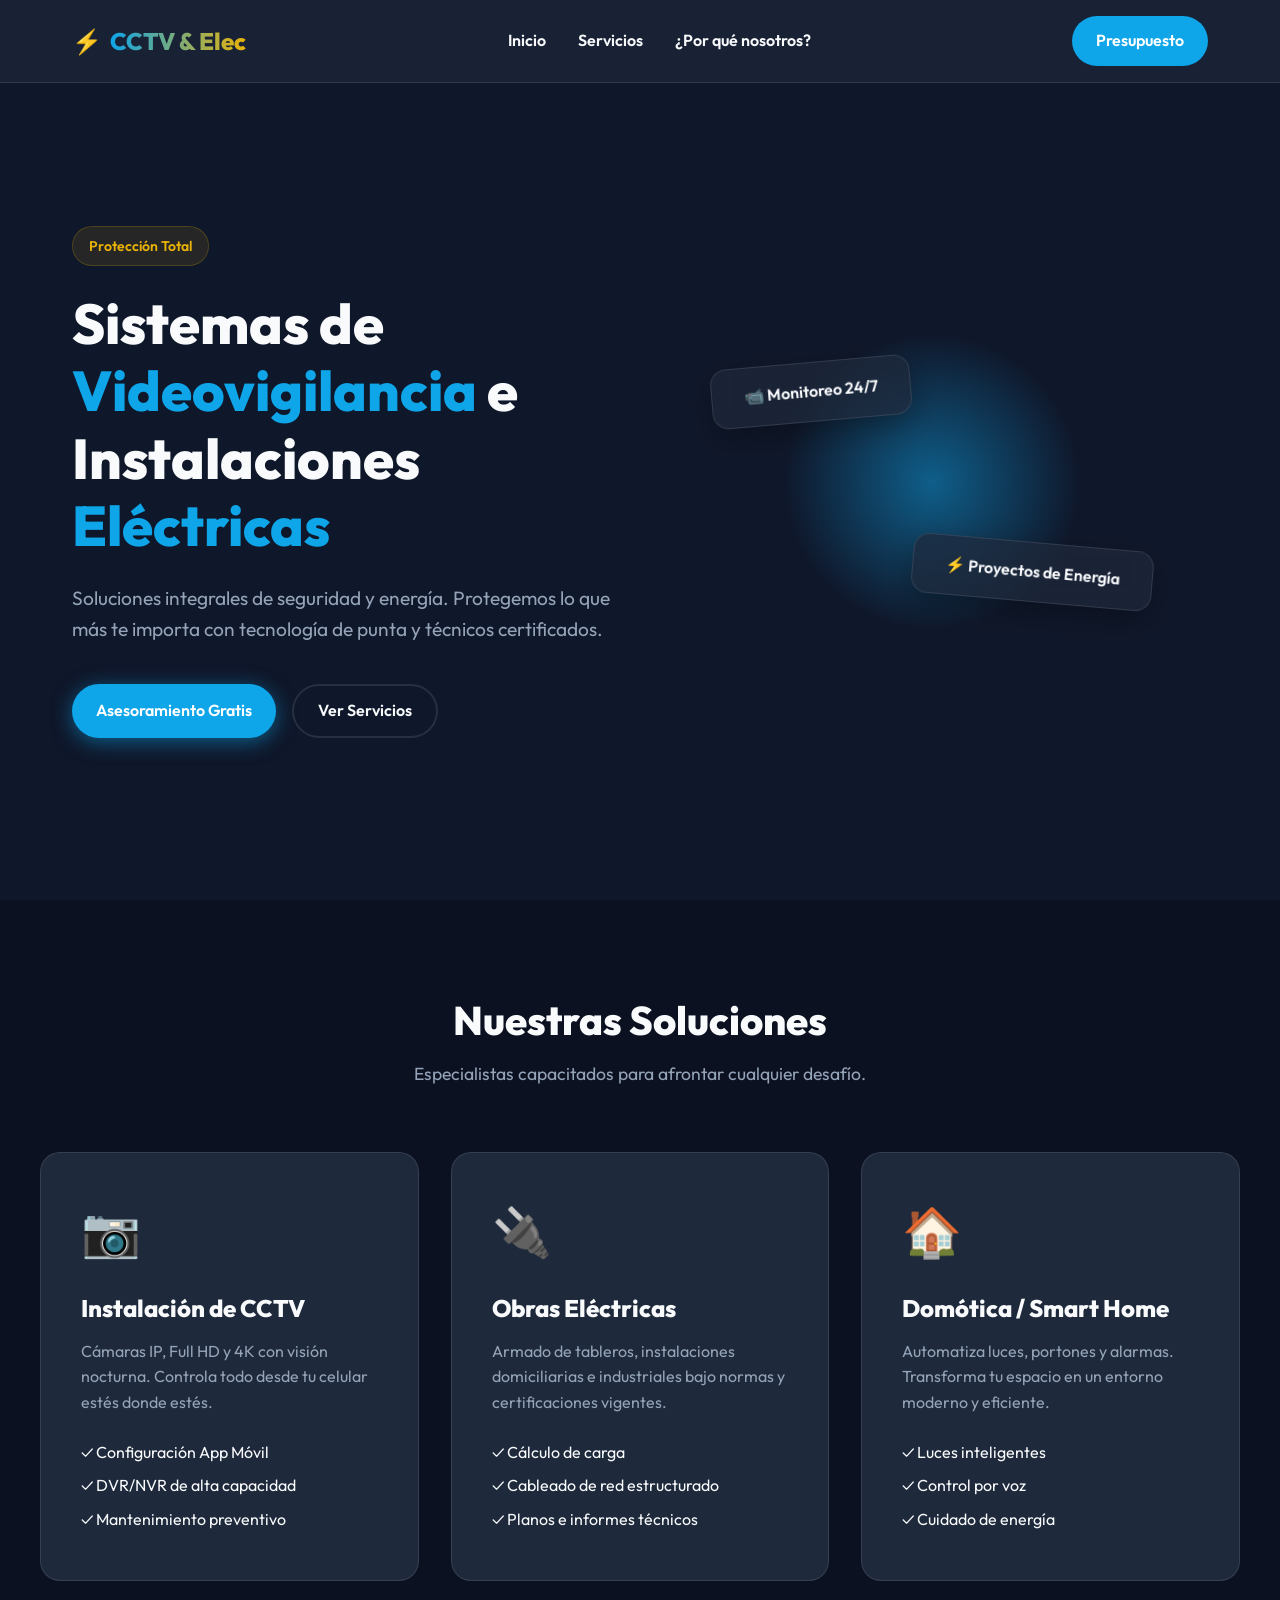
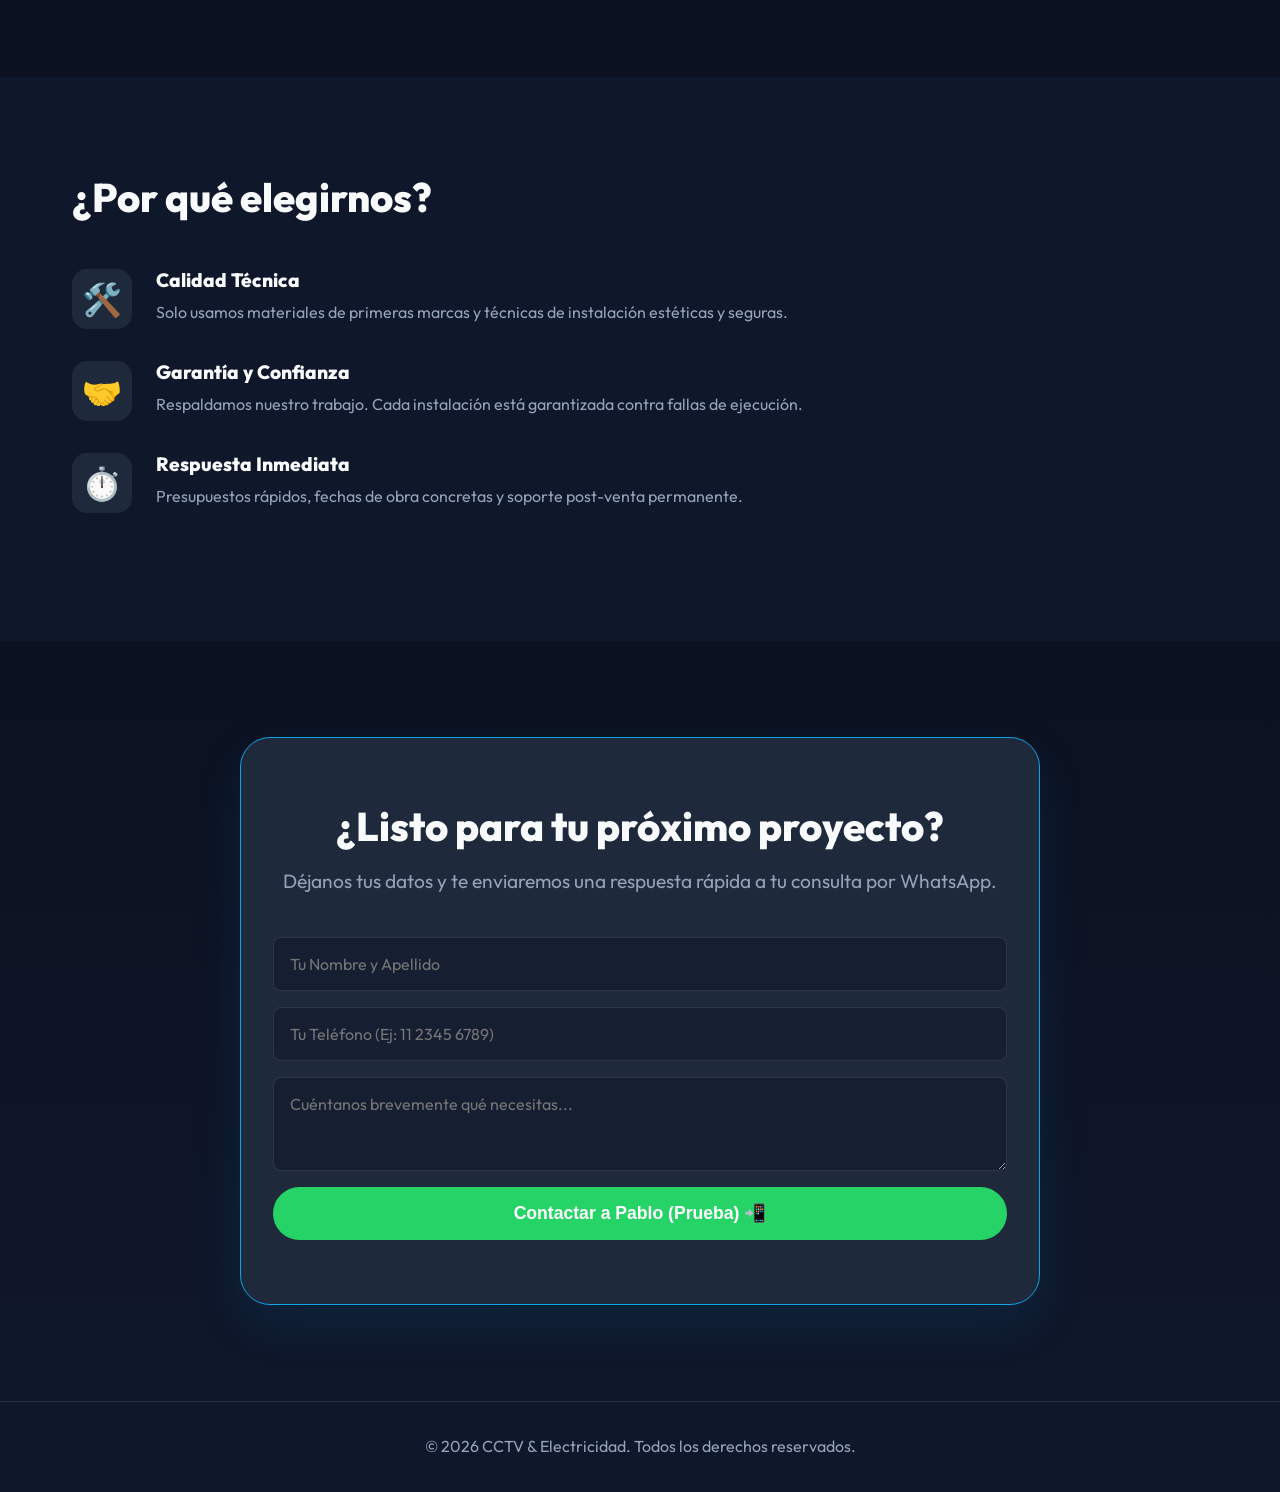
<file: index.html>
<!DOCTYPE html>
<html lang="es">
<head>
    <meta charset="UTF-8">
    <meta name="viewport" content="width=device-width, initial-scale=1.0">
    <meta name="description" content="Especialistas en Videovigilancia (CCTV) e Instalaciones Eléctricas de alta calidad. Seguridad y energía para tu hogar o empresa.">
    <title>Seguridad y Electricidad Inteligente</title>
    <link rel="preconnect" href="https://fonts.googleapis.com">
    <link rel="preconnect" href="https://fonts.gstatic.com" crossorigin>
    <link href="https://fonts.googleapis.com/css2?family=Outfit:wght@300;400;600;800&display=swap" rel="stylesheet">
    <link rel="stylesheet" href="css/styles.css">
</head>
<body class="dark-theme">
    <!-- Navbar -->
    <header class="navbar">
        <div class="nav-container">
            <div class="logo">
                <span class="logo-icon">⚡</span>
                <span class="logo-text">CCTV & Elec</span>
            </div>
            <nav>
                <ul class="nav-links">
                    <li><a href="#inicio">Inicio</a></li>
                    <li><a href="#servicios">Servicios</a></li>
                    <li><a href="#beneficios">¿Por qué nosotros?</a></li>
                </ul>
            </nav>
            <a href="#contacto" class="btn btn-primary">Presupuesto</a>
        </div>
    </header>

    <!-- Hero Section -->
    <section id="inicio" class="hero">
        <div class="hero-content">
            <div class="badge">Protección Total</div>
            <h1 class="hero-title">Sistemas de <span>Videovigilancia</span> e Instalaciones <span>Eléctricas</span></h1>
            <p class="hero-subtitle">Soluciones integrales de seguridad y energía. Protegemos lo que más te importa con tecnología de punta y técnicos certificados.</p>
            <div class="hero-actions">
                <a href="#contacto" class="btn btn-glow">Asesoramiento Gratis</a>
                <a href="#servicios" class="btn btn-outline">Ver Servicios</a>
            </div>
        </div>
        <div class="hero-graphics">
            <!-- Glassmorphism decorations -->
            <div class="glass-card decor-1">📹 Monitoreo 24/7</div>
            <div class="glass-card decor-2">⚡ Proyectos de Energía</div>
            <div class="glow-orb"></div>
        </div>
    </section>

    <!-- Services Section -->
    <section id="servicios" class="services">
        <div class="section-header">
            <h2>Nuestras Soluciones</h2>
            <p>Especialistas capacitados para afrontar cualquier desafío.</p>
        </div>
        
        <div class="services-grid">
            <!-- CCTV Service -->
            <div class="service-card">
                <div class="service-icon">📷</div>
                <h3>Instalación de CCTV</h3>
                <p>Cámaras IP, Full HD y 4K con visión nocturna. Controla todo desde tu celular estés donde estés.</p>
                <ul class="service-features">
                    <li>✓ Configuración App Móvil</li>
                    <li>✓ DVR/NVR de alta capacidad</li>
                    <li>✓ Mantenimiento preventivo</li>
                </ul>
            </div>

            <!-- Electricity Service -->
            <div class="service-card">
                <div class="service-icon">🔌</div>
                <h3>Obras Eléctricas</h3>
                <p>Armado de tableros, instalaciones domiciliarias e industriales bajo normas y certificaciones vigentes.</p>
                <ul class="service-features">
                    <li>✓ Cálculo de carga</li>
                    <li>✓ Cableado de red estructurado</li>
                    <li>✓ Planos e informes técnicos</li>
                </ul>
            </div>

            <!-- Smart Home -->
            <div class="service-card">
                <div class="service-icon">🏠</div>
                <h3>Domótica / Smart Home</h3>
                <p>Automatiza luces, portones y alarmas. Transforma tu espacio en un entorno moderno y eficiente.</p>
                <ul class="service-features">
                    <li>✓ Luces inteligentes</li>
                    <li>✓ Control por voz</li>
                    <li>✓ Cuidado de energía</li>
                </ul>
            </div>
        </div>
    </section>

    <!-- Why Us -->
    <section id="beneficios" class="benefits">
        <div class="benefits-container">
            <div class="benefits-text">
                <h2>¿Por qué elegirnos?</h2>
                <div class="benefit-item">
                    <div class="b-icon">🛠️</div>
                    <div>
                        <h4>Calidad Técnica</h4>
                        <p>Solo usamos materiales de primeras marcas y técnicas de instalación estéticas y seguras.</p>
                    </div>
                </div>
                <div class="benefit-item">
                    <div class="b-icon">🤝</div>
                    <div>
                        <h4>Garantía y Confianza</h4>
                        <p>Respaldamos nuestro trabajo. Cada instalación está garantizada contra fallas de ejecución.</p>
                    </div>
                </div>
                <div class="benefit-item">
                    <div class="b-icon">⏱️</div>
                    <div>
                        <h4>Respuesta Inmediata</h4>
                        <p>Presupuestos rápidos, fechas de obra concretas y soporte post-venta permanente.</p>
                    </div>
                </div>
            </div>
        </div>
    </section>

    <!-- Contact CTA -->
    <section id="contacto" class="contact">
        <div class="contact-box">
            <h2>¿Listo para tu próximo proyecto?</h2>
            <p>Déjanos tus datos y te enviaremos una respuesta rápida a tu consulta por WhatsApp.</p>
            <form id="wp-form" class="custom-form">
                <input type="text" id="user-name" placeholder="Tu Nombre y Apellido" required>
                <input type="tel" id="user-phone" placeholder="Tu Teléfono (Ej: 11 2345 6789)" required>
                <textarea id="user-query" placeholder="Cuéntanos brevemente qué necesitas..." rows="3" required></textarea>
                <button type="submit" class="btn btn-whatsapp wp-contact" data-phone="5491126139527" style="width: 100%; justify-content: center;">
                    Contactar a Pablo (Prueba) 📲
                </button>
            </form>
        </div>
    </section>

    <footer>
        <p>&copy; 2026 CCTV & Electricidad. Todos los derechos reservados.</p>
    </footer>

    <script src="js/main.js"></script>
</body>
</html>
</file>
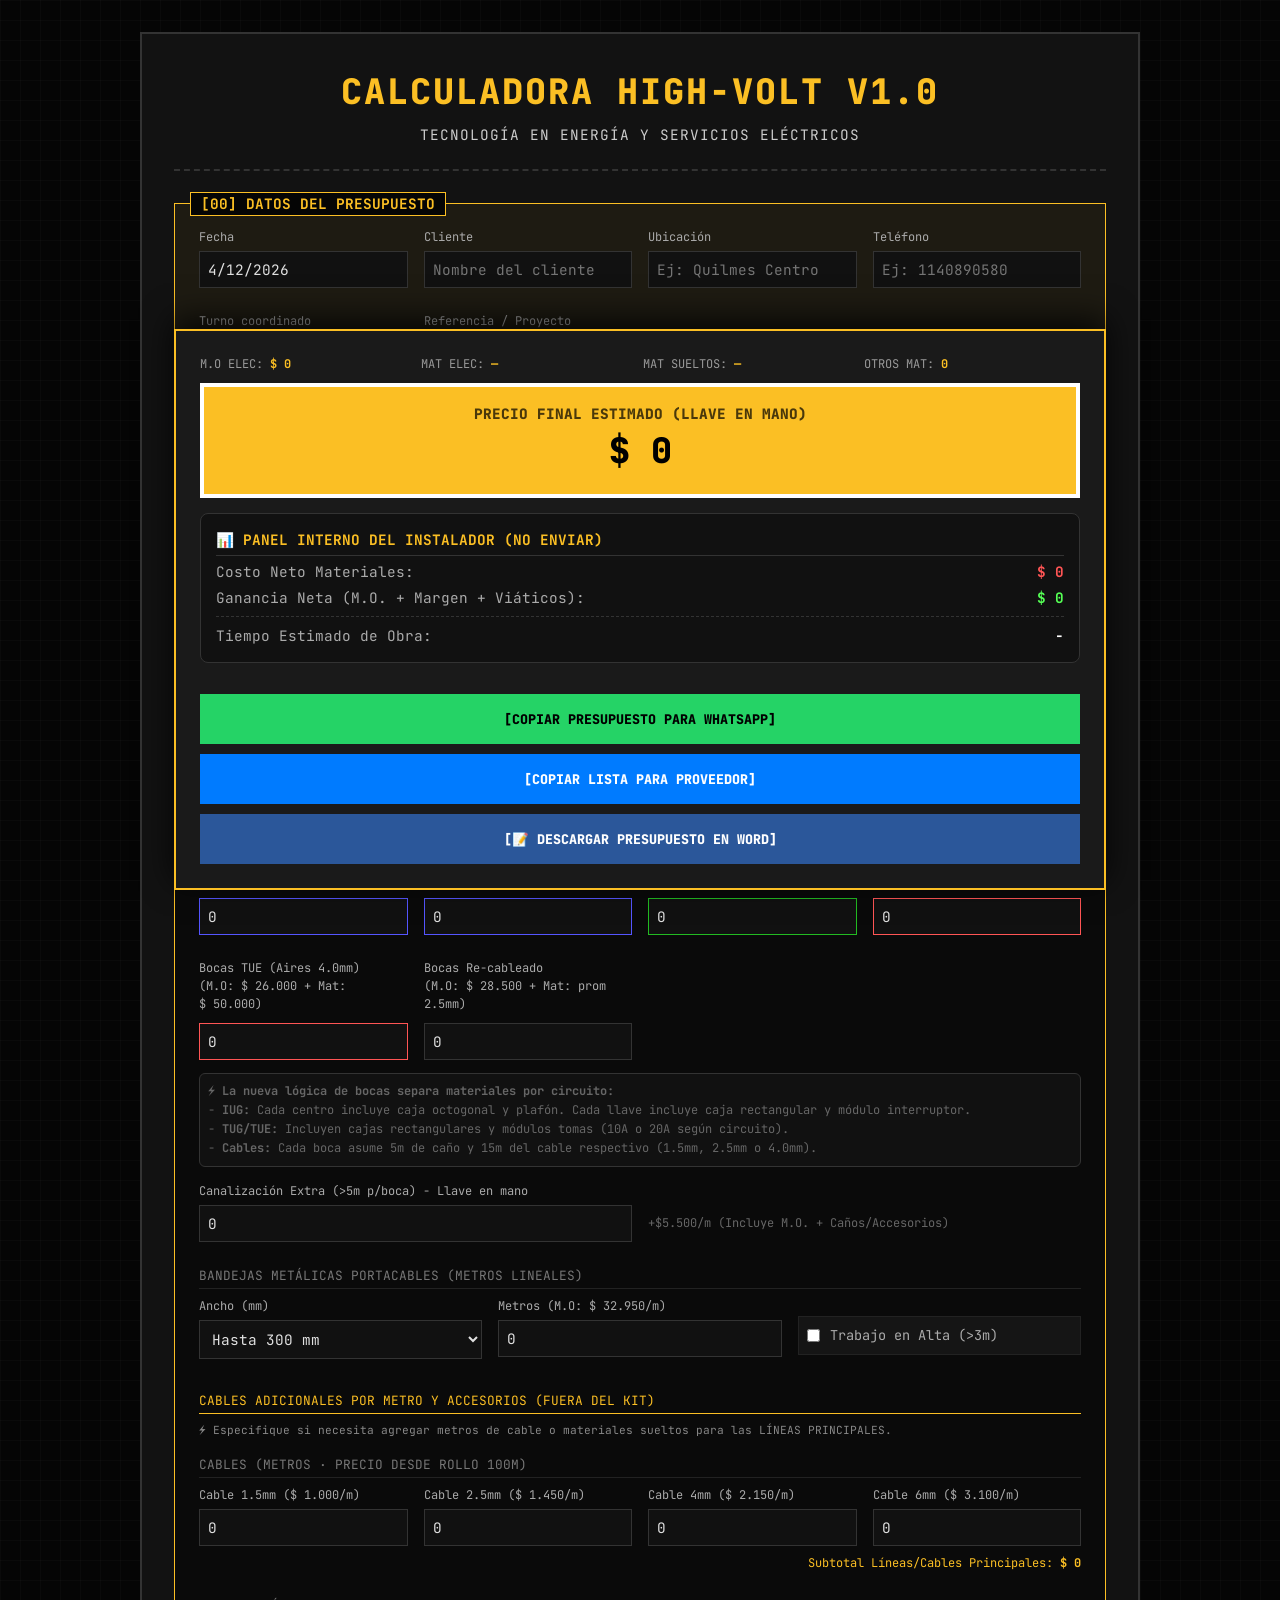
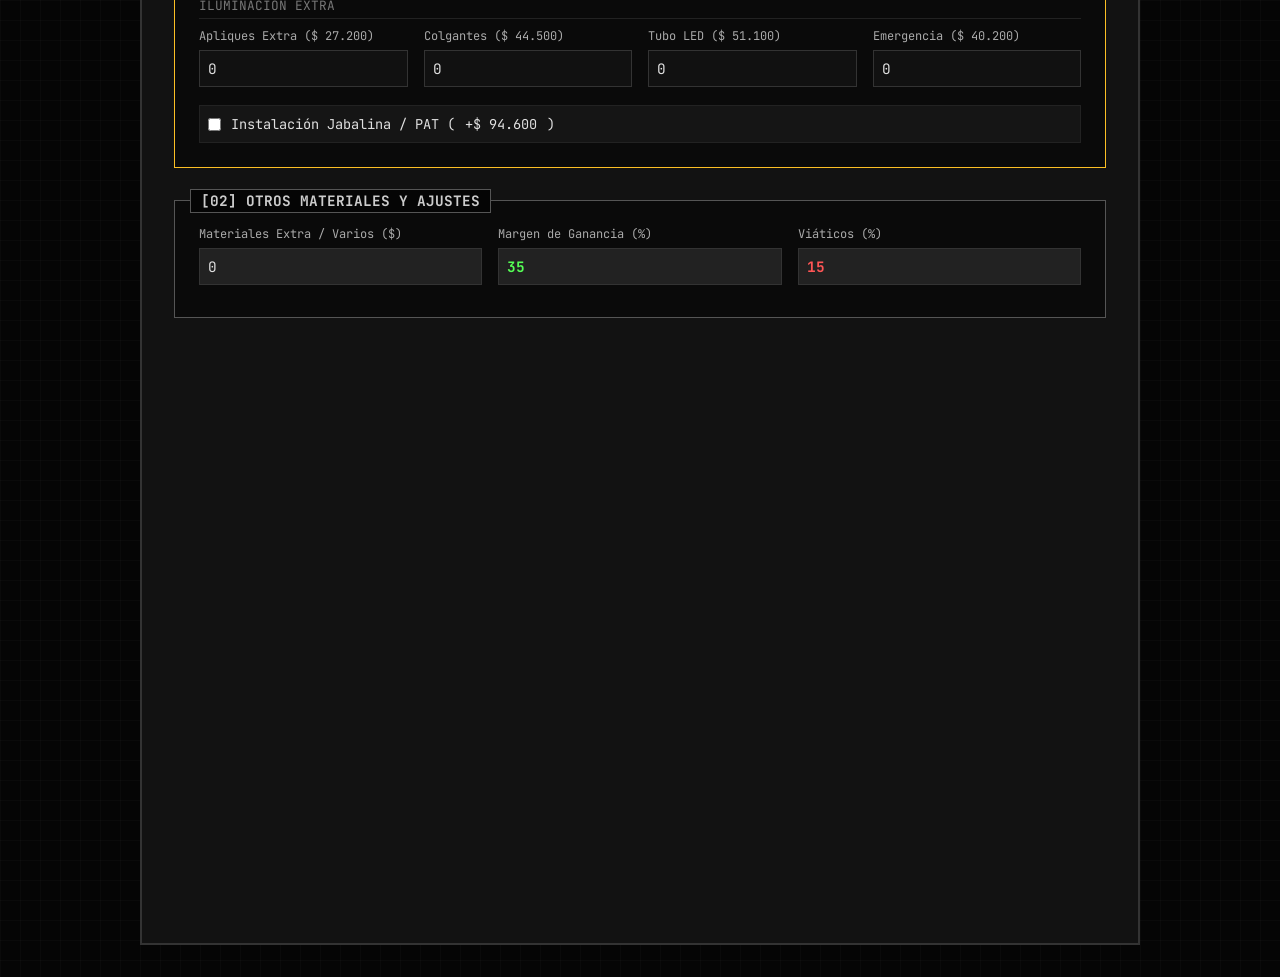
<file: calculadora_highvolt.html>
<!DOCTYPE html>
<html lang="es">

<head>
    <meta charset="UTF-8">
    <meta name="viewport" content="width=device-width, initial-scale=1.0">
    <meta name="robots" content="noindex, nofollow">
    <title>Calculadora Interna v1.0 - HIGH-VOLT</title>
    <link rel="preconnect" href="https://fonts.googleapis.com">
    <link rel="preconnect" href="https://fonts.gstatic.com" crossorigin>
    <link href="https://fonts.googleapis.com/css2?family=JetBrains+Mono:wght@400;700;800&display=swap" rel="stylesheet">
    <style>
        :root {
            --bg-color: #050505;
            --panel-bg: #121212;
            --border-color: #333;
            --text-color: #e0e0e0;
            --accent-color: #fbbf24; /* Industrial Safety Yellow / Orange */
            --accent-hover: #f59e0b;
            --sys-color: #fbbf24; 
        }

        * {
            box-sizing: border-box;
            margin: 0;
            padding: 0;
            font-family: 'JetBrains Mono', monospace;
        }

        body {
            background-color: var(--bg-color);
            color: var(--text-color);
            padding: 2rem 1rem;
            line-height: 1.5;
            background-image:
                linear-gradient(rgba(255, 255, 255, 0.02) 1px, transparent 1px),
                linear-gradient(90deg, rgba(255, 255, 255, 0.02) 1px, transparent 1px);
            background-size: 20px 20px;
        }

        .container {
            max-width: 1000px;
            margin: 0 auto;
            border: 2px solid var(--border-color);
            background: var(--panel-bg);
            padding: 2rem;
            position: relative;
        }

        header {
            border-bottom: 2px dashed var(--border-color);
            padding-bottom: 1.5rem;
            margin-bottom: 2rem;
            text-align: center;
        }

        h1 {
            color: var(--accent-color);
            text-transform: uppercase;
            font-size: 2.2rem;
            letter-spacing: 2px;
            font-weight: 800;
        }

        .tagline {
            color: #ccc;
            font-size: 0.9rem;
            text-transform: uppercase;
            letter-spacing: 1px;
            margin-top: 5px;
        }

        .module {
            border: 1px solid var(--border-color);
            margin-bottom: 2rem;
            background: #0a0a0a;
            position: relative;
            padding: 1.5rem;
        }

        .module-title {
            position: absolute;
            top: -12px;
            left: 15px;
            background: var(--bg-color);
            padding: 0 10px;
            color: var(--sys-color);
            font-weight: 700;
            font-size: 0.9rem;
            text-transform: uppercase;
            border: 1px solid var(--sys-color);
        }

        .section-title {
            font-size: 0.8rem;
            color: #777;
            text-transform: uppercase;
            margin: 1rem 0 0.5rem;
            border-bottom: 1px solid #222;
            padding-bottom: 3px;
        }

        .form-grid {
            display: grid;
            grid-template-columns: repeat(auto-fit, minmax(200px, 1fr));
            gap: 1rem;
        }

        .form-group {
            display: flex;
            flex-direction: column;
            margin-bottom: 0.5rem;
        }

        label {
            font-size: 0.75rem;
            color: #aaa;
            margin-bottom: 0.3rem;
        }

        input[type="number"],
        input[type="text"],
        select {
            background: #111;
            border: 1px solid var(--border-color);
            color: var(--text-color);
            padding: 0.5rem;
            font-size: 0.9rem;
            outline: none;
            width: 100%;
        }

        input:focus,
        select:focus {
            border-color: var(--accent-color);
        }

        .checkbox-item {
            display: flex;
            align-items: center;
            gap: 10px;
            background: #151515;
            padding: 8px;
            border: 1px solid #222;
            font-size: 0.85rem;
            cursor: pointer;
        }

        .checkbox-item:hover {
            border-color: #444;
        }

        .total-section {
            background: #1a1a1a;
            border: 2px solid var(--accent-color);
            padding: 1.5rem;
            position: sticky;
            bottom: 10px;
            box-shadow: 0 -10px 30px rgba(0, 0, 0, 0.8);
            z-index: 100;
        }

        .final-price-box {
            background: var(--accent-color);
            color: #000;
            padding: 1rem;
            text-align: center;
            font-size: 2.2rem;
            font-weight: 800;
            border: 4px solid #fff;
        }

        .btn-copy {
            background: #25D366;
            color: #000;
            border: none;
            padding: 1rem;
            width: 100%;
            font-weight: 800;
            text-transform: uppercase;
            cursor: pointer;
            margin-top: 1rem;
        }

        .btn-copy:hover {
            opacity: 0.9;
        }

        .summary-details {
            display: grid;
            grid-template-columns: repeat(auto-fit, minmax(150px, 1fr));
            gap: 5px;
            font-size: 0.75rem;
            margin-bottom: 10px;
            color: #999;
        }

        .summary-details span b {
            color: var(--sys-color);
        }

        @media (max-width: 800px) {
            body {
                padding: 0.5rem;
            }

            .container {
                padding: 1rem;
            }

            h1 {
                font-size: 1.4rem;
            }

            .module {
                padding: 1rem;
                margin-bottom: 1.5rem;
            }

            .total-section {
                padding: 0.8rem;
                position: static !important;
                border-width: 1px;
                box-shadow: none;
                margin-top: 2rem;
            }

            .final-price-box {
                padding: 0.5rem;
                font-size: 1.5rem;
                border-width: 2px;
            }

            .btn-copy {
                padding: 0.7rem;
                font-size: 0.8rem;
                margin-top: 0.5rem;
            }

            .summary-details {
                grid-template-columns: repeat(2, 1fr);
                font-size: 0.65rem;
                gap: 2px;
            }
        }
    </style>
</head>

<body>

    <div class="container">
        <header>
            <h1>CALCULADORA HIGH-VOLT v1.0</h1>
            <div class="tagline">TECNOLOGÍA EN ENERGÍA Y SERVICIOS ELÉCTRICOS</div>
        </header>

        <!-- DATOS DEL PRESUPUESTO -->
        <div class="module" style="border-color: var(--sys-color); background: rgba(251, 191, 36, 0.05);">
            <div class="module-title" style="color: var(--sys-color); border-color: var(--sys-color);">[00] DATOS DEL PRESUPUESTO</div>
            <div class="form-grid">
                <div class="form-group">
                    <label>Fecha</label>
                    <input type="text" id="presp_fecha" placeholder="Ej: 27/04/2026">
                </div>
                <div class="form-group">
                    <label>Cliente</label>
                    <input type="text" id="presp_cliente" placeholder="Nombre del cliente">
                </div>
                <div class="form-group">
                    <label>Ubicación</label>
                    <input type="text" id="presp_ubicacion" placeholder="Ej: Quilmes Centro">
                </div>
                <div class="form-group">
                    <label>Teléfono</label>
                    <input type="text" id="presp_tel" placeholder="Ej: 1140890580">
                </div>
                <div class="form-group">
                    <label>Turno coordinado</label>
                    <input type="text" id="presp_turno" placeholder="Ej: 14/10/2026 a las 10hs.">
                </div>
                <div class="form-group">
                    <label>Referencia / Proyecto</label>
                    <input type="text" id="presp_ref" placeholder="Ej: Instalación eléctrica general">
                </div>
            </div>
        </div>

        <!-- ELECTRICIDAD -->
        <div class="module" style="border-color: var(--accent-color);">
            <div class="module-title" style="color: var(--accent-color); border-color: var(--accent-color);">[01]
                ELECTRICIDAD (Electro Instalador)</div>

            <div class="section-title" style="color:var(--accent-color)">Configuración Base</div>
            <div class="form-grid" style="margin-bottom: 1.5rem;">
                <div class="form-group">
                    <label>Calidad de Materiales</label>
                    <select id="elec_calidad" onchange="calc()"
                        style="border-color: var(--accent-color); font-weight: bold; background: #111; color: var(--accent-color);">
                        <option value="1">Gama ALTA (Genrod / Prysmian / Schneider 6kA)</option>
                        <option value="0.85">Gama MEDIA (Roker / Trefilcon / Siemens 4.5kA)</option>
                        <option value="0.7">Gama BAJA (Conextube / IMSA / SICA 3kA - Bajo Norma)</option>
                    </select>
                </div>
                <div class="form-group" style="justify-content: center; align-items: start; padding-top: 5px;">
                    <label
                        style="display: flex; align-items: center; gap: 8px; font-weight: normal; cursor: pointer; color: #aaa;">
                        <input type="checkbox" id="elec_hierro" onchange="calc()" style="width:18px; height: 18px;">
                        Usar Cañería de Hierro <br>(Aplica Nivel Medio/Alto)
                    </label>
                </div>
            </div>

            <div class="section-title">Acometida y Tablero</div>
            <div class="form-grid">
                <div class="form-group">
                    <label>Acometida</label>
                    <select id="elec_aco" onchange="calc()">
                        <!-- Dinámico -->
                    </select>
                </div>
                <div class="form-group">
                    <label>Gabinete / Tablero</label>
                    <select id="elec_tablero" onchange="calc()">
                        <!-- Dinámico -->
                    </select>
                </div>
            </div>

            <div class="section-title">Protecciones y Bocas Detalladas (IUG, TUG, TUE)</div>
            <div class="form-grid">
                <div class="form-group">
                    <label>Cant. Térmicas (<span id="lbl_elec_term"></span> c/u)</label>
                    <input type="number" id="elec_term" value="0" min="0" oninput="calc()">
                </div>
                <div class="form-group">
                    <label>Cant. Disyuntores (<span id="lbl_elec_disy"></span> c/u)</label>
                    <input type="number" id="elec_disy" value="0" min="0" oninput="calc()">
                </div>
            </div>

            <!-- NUEVO SECTOR DE BOCAS -->
            <div class="form-grid" style="margin-top: 15px;">
                <div class="form-group">
                    <label>Centros de Techo (IUG 1.5mm) <br> (M.O: <span id="lbl_mo_centro"></span> + Mat: <span id="lbl_mat_centro"></span>)</label>
                    <input type="number" id="elec_centro_iug" value="0" min="0" oninput="calc()" style="margin-top:5px; border-color: #55f;">
                </div>
                <div class="form-group">
                    <label>Cajas de Llave (Pared IUG) <br> (M.O: <span id="lbl_mo_llave"></span> + Mat: <span id="lbl_mat_llave"></span>)</label>
                    <input type="number" id="elec_llave_iug" value="0" min="0" oninput="calc()" style="margin-top:5px; border-color: #55f;">
                </div>
                <div class="form-group">
                    <label>Bocas TUG (Tomas 2.5mm) <br> (M.O: <span id="lbl_mo_tug"></span> + Mat: <span id="lbl_mat_tug"></span>)</label>
                    <input type="number" id="elec_boca_tug" value="0" min="0" oninput="calc()" style="margin-top:5px; border-color: #2b2;">
                </div>
                <div class="form-group">
                    <label>Bocas TUE (Aires 2.5mm) <br> (M.O: <span id="lbl_mo_tue25"></span> + Mat: <span id="lbl_mat_tue25"></span>)</label>
                    <input type="number" id="elec_boca_tue25" value="0" min="0" oninput="calc()" style="margin-top:5px; border-color: #f55;">
                </div>
                <div class="form-group">
                    <label>Bocas TUE (Aires 4.0mm) <br> (M.O: <span id="lbl_mo_tue40"></span> + Mat: <span id="lbl_mat_tue40"></span>)</label>
                    <input type="number" id="elec_boca_tue40" value="0" min="0" oninput="calc()" style="margin-top:5px; border-color: #f55;">
                </div>
                <div class="form-group">
                    <label>Bocas Re-cableado <br> (M.O: <span id="lbl_elec_bocas_r"></span> + Mat: prom 2.5mm)</label>
                    <input type="number" id="elec_bocas_r" value="0" min="0" oninput="calc()" style="margin-top:5px;">
                </div>
            </div>

            <div
                style="font-size:0.75rem; color:#666; margin-top:5px; line-height:1.6; background:#111; padding:8px; border-radius:6px; border:1px solid #333;">
                ⚡ <b>La nueva lógica de bocas separa materiales por circuito:</b><br>
                - <b>IUG:</b> Cada centro incluye caja octogonal y plafón. Cada llave incluye caja rectangular y módulo interruptor.<br>
                - <b>TUG/TUE:</b> Incluyen cajas rectangulares y módulos tomas (10A o 20A según circuito).<br>
                - <b>Cables:</b> Cada boca asume 5m de caño y 15m del cable respectivo (1.5mm, 2.5mm o 4.0mm).
            </div>

            <!-- METROS EXTRA POR BOCA (>5m) -->
            <div class="form-grid" style="margin-top:15px;">
                <div class="form-group">
                    <label>Canalización Extra (>5m p/boca) - Llave en mano</label>
                    <input type="number" id="elec_mt_extra" value="0" min="0" oninput="calc()" placeholder="0">
                </div>
                <div class="form-group"
                    style="justify-content: center; padding-top: 22px; font-size: 0.75rem; color: #666;">
                    +$5.500/m (Incluye M.O. + Caños/Accesorios)
                </div>
            </div>

            <!-- BANDEJAS PORTACABLES -->
            <div class="section-title">Bandejas Metálicas Portacables (Metros Lineales)</div>
            <div class="form-grid">
                <div class="form-group">
                    <label>Ancho (mm)</label>
                    <select id="elec_bandeja_tipo" onchange="calc()"
                        style="background: #111; color: var(--text-color);">
                        <option value="300">Hasta 300 mm</option>
                        <option value="450">Ancho 450 mm</option>
                        <option value="600">Ancho 600 mm</option>
                    </select>
                </div>
                <div class="form-group">
                    <label>Metros (M.O: <span id="lbl_band_mo_dinamico"></span>/m)</label>
                    <input type="number" id="elec_bandeja_mt" value="0" min="0" oninput="calc()">
                </div>
                <div class="form-group" style="justify-content: center; padding-top:15px;">
                    <label class="checkbox-item" style="margin:0;">
                        <input type="checkbox" id="elec_bandeja_alt" onchange="calc()"> Trabajo en Alta (>3m)
                    </label>
                </div>
            </div>

            <div class="section-title" style="border-bottom-color:var(--accent-color); color:var(--accent-color); margin-top:1.5rem;">Cables
                Adicionales por Metro y Accesorios (Fuera del Kit)</div>
            <div style="font-size:0.7rem; color:#888; margin-bottom:1rem;">
                ⚡ Especifique si necesita agregar metros de cable o materiales sueltos para las LÍNEAS PRINCIPALES.
            </div>

            <div class="section-title">Cables (metros · precio desde rollo 100m)</div>
            <div class="form-grid">
                <div class="form-group">
                    <label>Cable 1.5mm (<span id="lbl_m_c15"></span>/m)</label>
                    <input type="number" id="m_c15" value="0" min="0" oninput="calc()">
                </div>
                <div class="form-group">
                    <label>Cable 2.5mm (<span id="lbl_m_c25"></span>/m)</label>
                    <input type="number" id="m_c25" value="0" min="0" oninput="calc()">
                </div>
                <div class="form-group">
                    <label>Cable 4mm (<span id="lbl_m_c40"></span>/m)</label>
                    <input type="number" id="m_c40" value="0" min="0" oninput="calc()">
                </div>
                <div class="form-group">
                    <label>Cable 6mm (<span id="lbl_m_c60"></span>/m)</label>
                    <input type="number" id="m_c60" value="0" min="0" oninput="calc()">
                </div>
            </div>

            <div style="margin-bottom:1.5rem; font-size:0.75rem; color:var(--sys-color); text-align:right;">
                Subtotal Líneas/Cables Principales: <b id="tot_mat_ind_inline">$0</b>
            </div>

            <div class="section-title">Iluminación Extra</div>
            <div class="form-grid">
                <div class="form-group"><label>Apliques Extra (<span id="lbl_elec_aplique"></span>)</label><input
                        type="number" id="elec_aplique" value="0" oninput="calc()"></div>
                <div class="form-group"><label>Colgantes (<span id="lbl_elec_colgante"></span>)</label><input
                        type="number" id="elec_colgante" value="0" oninput="calc()"></div>
                <div class="form-group"><label>Tubo LED (<span id="lbl_elec_tubo"></span>)</label><input type="number"
                        id="elec_tubo" value="0" oninput="calc()"></div>
                <div class="form-group"><label>Emergencia (<span id="lbl_elec_emerg"></span>)</label><input
                        type="number" id="elec_emerg" value="0" oninput="calc()"></div>
            </div>

            <div class="checkbox-item" style="margin-top: 10px;">
                <input type="checkbox" id="elec_jabalina" onchange="calc()"> Instalación Jabalina / PAT (<span
                    id="lbl_elec_jaba"></span>)
            </div>
        </div>

        <!-- MATERIALES Y OTROS -->
        <div class="module" style="border-color: #555;">
            <div class="module-title" style="color: #ccc; border-color: #555;">[02] OTROS MATERIALES Y AJUSTES</div>
            <div class="form-grid">
                <div class="form-group">
                    <label>Materiales Extra / Varios ($)</label>
                    <input type="number" id="mat_extra" value="0" oninput="calc()" style="background: #222;">
                </div>
                <div class="form-group">
                    <label>Margen de Ganancia (%)</label>
                    <input type="number" id="global_margen" value="35" oninput="calc()" style="background: #222; color: #55ff55; font-weight: bold;">
                </div>
                <div class="form-group">
                    <label>Viáticos (%)</label>
                    <input type="number" id="global_viaticos" value="15" oninput="calc()" style="background: #222; color: #ff5555; font-weight: bold;">
                </div>
            </div>
        </div>

        <!-- TOTAL -->
        <div class="total-section">
            <div class="summary-details">
                <span>M.O ELEC: <b id="tot_elec">0</b></span>
                <span>MAT ELEC: <b id="tot_elec_mat">—</b></span>
                <span>MAT SUELTOS: <b id="tot_mat_ind">—</b></span>
                <span>OTROS MAT: <b id="tot_mat_extra">0</b></span>
            </div>
            <div class="final-price-box">
                <span style="font-size: 0.9rem; display: block; opacity: 0.7;">PRECIO FINAL ESTIMADO (LLAVE EN
                    MANO)</span>
                <span id="res_final">$ 0</span>
            </div>

            <!-- PANEL PRIVADO DE RENTABILIDAD -->
            <div id="private_dashboard"
                style="background: #111; border: 1px solid #333; margin: 15px 0; padding: 15px; border-radius: 8px; text-align: left; font-size: 0.9rem;">
                <div
                    style="color: var(--accent-color); font-weight: bold; margin-bottom: 5px; border-bottom: 1px solid #333; padding-bottom: 5px;">
                    📊 PANEL INTERNO DEL INSTALADOR (NO ENVIAR)</div>
                <div style="display: flex; justify-content: space-between; margin-bottom: 4px;">
                    <span style="color: #aaa;">Costo Neto Materiales:</span>
                    <strong id="dash_mat_cost" style="color: #ff5555;">$0</strong>
                </div>
                <div style="display: flex; justify-content: space-between; margin-bottom: 4px;">
                    <span style="color: #aaa;">Ganancia Neta (M.O. + Margen + Viáticos):</span>
                    <strong id="dash_profit" style="color: #55ff55;">$0</strong>
                </div>
                <div
                    style="display: flex; justify-content: space-between; margin-top: 8px; padding-top: 8px; border-top: 1px dashed #333;">
                    <span style="color: #aaa;">Tiempo Estimado de Obra:</span>
                    <strong id="dash_days" style="color: #fff;">0 Días</strong>
                </div>
            </div>

            <button class="btn-copy" onclick="copy()">[COPIAR PRESUPUESTO PARA WHATSAPP]</button>
            <button class="btn-copy" onclick="copyProveedor()" style="background: #007bff; color: white; margin-top: 10px;">[COPIAR
                LISTA PARA PROVEEDOR]</button>
            <button class="btn-copy" onclick="generarWord()" style="background: #2b579a; margin-top: 10px; color: white;">[📝 DESCARGAR PRESUPUESTO EN WORD]</button>
        </div>
    </div>

    <script>
        const PRECIOS_CONFIG = {
            elec: {
                acometida: [
                    { label: "Ninguna", p: 0 },
                    { label: "Monofásica (< 10kW)", p: 85000 },
                    { label: "Trifásica (< 10kW)", p: 120000 },
                    { label: "Trifásica (11-35kW)", p: 160000 }
                ],
                tablero_mo: {
                    sup: 35000,
                    emp: 95000
                },
                tablero_mat_precios: {
                    high: { 4: 12500, 8: 19500, 12: 32500, 18: 45500, 24: 58500, 36: 82500 },
                    medium: { 4: 18500, 8: 28500, 12: 46500, 18: 68000, 24: 89500, 36: 128000 },
                    low: { 4: 10500, 8: 16500, 12: 28500, 18: 38500, 24: 52500, 36: 72500 }
                },
                termica_mono: 15000,
                disyuntor_mono: 18000,
                mat_termica: 35300,
                mat_disyuntor: 81500,
                boca_nueva: 26000,
                recableado: 28500,
                cano_mt: 10000,
                
                // NUEVOS VALORES BASE PARA MATERIALES POR TIPO DE BOCA
                mat_centro: 30000,
                mat_llave: 16000,
                mat_tug: 38000,
                mat_tue25: 40000,
                mat_tue40: 50000,

                aplique: 27200,
                colgante: 44500,
                tubo_led: 51100,
                emergencia: 40200,
                jabalina: 94600,
                bandejas_tarifas: {
                    '300': { mo_norm: 32950, mo_alt: 35800, mat: 20000 },
                    '450': { mo_norm: 35800, mo_alt: 39400, mat: 28000 },
                    '600': { mo_norm: 39800, mo_alt: 43300, mat: 35000 }
                }
            },
            global: {
                viaticos: 0.15,
                margen: 0.35
            },
            mat_electrico: {
                cable_15_m: 1000,
                cable_25_m: 1450,
                cable_40_m: 2150,
                cable_60_m: 3100,
                cano_20_m: 2325,
                cano_22_m: 2600,
                cano_25_m: 3000,
                curva_20: 276,
                curva_22: 300,
                curva_25: 350,
                union_20: 150,
                union_22: 180,
                union_25: 220,
                conect_20: 173,
                conect_22: 200,
                conect_25: 250,
                grampa_20: 223,
                grampa_22: 250,
                grampa_25: 290,
                caja_oct: 400,
                caja_rect: 600,
                tapa_ciega: 150,
                toma_10a: 3145,
                plafon: 2274,
                ficha_bp: 800
            }
        };

        function fmt(n) { return new Intl.NumberFormat('es-AR', { style: 'currency', currency: 'ARS', minimumFractionDigits: 0 }).format(n); }

        function init() {
            const now = new Date();
            document.getElementById('presp_fecha').value = now.toLocaleDateString('es-AR');

            const acoSelect = document.getElementById('elec_aco');
            PRECIOS_CONFIG.elec.acometida.forEach(item => {
                const opt = document.createElement('option');
                opt.value = item.p;
                opt.textContent = item.p > 0 ? `${item.label} - ${fmt(item.p)}` : item.label;
                acoSelect.appendChild(opt);
            });

            const tableroSelect = document.getElementById('elec_tablero');
            tableroSelect.innerHTML = `
                <option value="none">Sin Tablero/Gabinete</option>
                <option value="sup">Caja de Superficie (Automática)</option>
                <option value="emp">Empotrado Mampostería (Automática)</option>
            `;

            document.getElementById('lbl_mo_centro').innerText = fmt(PRECIOS_CONFIG.elec.boca_nueva);
            document.getElementById('lbl_mo_llave').innerText = fmt(PRECIOS_CONFIG.elec.boca_nueva);
            document.getElementById('lbl_mo_tug').innerText = fmt(PRECIOS_CONFIG.elec.boca_nueva);
            document.getElementById('lbl_mo_tue25').innerText = fmt(PRECIOS_CONFIG.elec.boca_nueva);
            document.getElementById('lbl_mo_tue40').innerText = fmt(PRECIOS_CONFIG.elec.boca_nueva);
            document.getElementById('lbl_elec_bocas_r').innerText = fmt(PRECIOS_CONFIG.elec.recableado);

            document.getElementById('lbl_elec_aplique').innerText = fmt(PRECIOS_CONFIG.elec.aplique);
            document.getElementById('lbl_elec_colgante').innerText = fmt(PRECIOS_CONFIG.elec.colgante);
            document.getElementById('lbl_elec_tubo').innerText = fmt(PRECIOS_CONFIG.elec.tubo_led);
            document.getElementById('lbl_elec_emerg').innerText = fmt(PRECIOS_CONFIG.elec.emergencia);
            document.getElementById('lbl_elec_jaba').innerText = `+${fmt(PRECIOS_CONFIG.elec.jabalina)}`;

            const ME = PRECIOS_CONFIG.mat_electrico;
            document.getElementById('lbl_m_c15').innerText = fmt(ME.cable_15_m);
            document.getElementById('lbl_m_c25').innerText = fmt(ME.cable_25_m);
            document.getElementById('lbl_m_c40').innerText = fmt(ME.cable_40_m);
            document.getElementById('lbl_m_c60').innerText = fmt(ME.cable_60_m);

            calc();
        }

        function calc() {
            const calidad = parseFloat(document.getElementById('elec_calidad').value) || 1;

            document.getElementById('lbl_mat_centro').innerText = fmt(PRECIOS_CONFIG.elec.mat_centro * calidad);
            document.getElementById('lbl_mat_llave').innerText = fmt(PRECIOS_CONFIG.elec.mat_llave * calidad);
            document.getElementById('lbl_mat_tug').innerText = fmt(PRECIOS_CONFIG.elec.mat_tug * calidad);
            document.getElementById('lbl_mat_tue25').innerText = fmt(PRECIOS_CONFIG.elec.mat_tue25 * calidad);
            document.getElementById('lbl_mat_tue40').innerText = fmt(PRECIOS_CONFIG.elec.mat_tue40 * calidad);

            let elec_mo = parseInt(document.getElementById('elec_aco').value) || 0;
            const tabTipo = document.getElementById('elec_tablero').value;
            const n_term = parseInt(document.getElementById('elec_term').value) || 0;
            const n_disy = parseInt(document.getElementById('elec_disy').value) || 0;
            const required_mods = (n_term + n_disy) * 2;

            let suggested_size = 0;
            if (required_mods > 0) {
                if (required_mods <= 4) suggested_size = 4;
                else if (required_mods <= 8) suggested_size = 8;
                else if (required_mods <= 12) suggested_size = 12;
                else if (required_mods <= 18) suggested_size = 18;
                else suggested_size = 24;
            }

            let tab_mo_val = 0;
            let tab_mat_val = 0;

            const sizeKey = suggested_size || 4;
            let brandKey = 'high';
            if (calidad === 0.85) brandKey = 'medium';
            else if (calidad < 0.8) brandKey = 'low';

            if (tabTipo === 'sup') {
                tab_mo_val = PRECIOS_CONFIG.elec.tablero_mo.sup;
                tab_mat_val = PRECIOS_CONFIG.elec.tablero_mat_precios[brandKey][sizeKey] || 0;
            } else if (tabTipo === 'emp') {
                tab_mo_val = PRECIOS_CONFIG.elec.tablero_mo.emp;
                tab_mat_val = (PRECIOS_CONFIG.elec.tablero_mat_precios[brandKey][sizeKey] || 0) * 1.3;
            }
            elec_mo += tab_mo_val;
            window.lastTabMatFinal = tab_mat_val;
            window.lastTabSize = suggested_size;
            window.lastTabTipo = tabTipo;

            elec_mo += n_term * PRECIOS_CONFIG.elec.termica_mono;
            elec_mo += (parseInt(document.getElementById('elec_disy').value) || 0) * PRECIOS_CONFIG.elec.disyuntor_mono;

            const c_centro = parseInt(document.getElementById('elec_centro_iug').value) || 0;
            const c_llave = parseInt(document.getElementById('elec_llave_iug').value) || 0;
            const c_tug = parseInt(document.getElementById('elec_boca_tug').value) || 0;
            const c_tue25 = parseInt(document.getElementById('elec_boca_tue25').value) || 0;
            const c_tue40 = parseInt(document.getElementById('elec_boca_tue40').value) || 0;
            const bocas_r = parseInt(document.getElementById('elec_bocas_r').value) || 0;

            const bocas_n = c_centro + c_llave + c_tug + c_tue25 + c_tue40;
            elec_mo += bocas_n * PRECIOS_CONFIG.elec.boca_nueva;
            elec_mo += bocas_r * PRECIOS_CONFIG.elec.recableado;

            const mt_extra_boca = parseInt(document.getElementById('elec_mt_extra').value) || 0;

            const p_term_total = PRECIOS_CONFIG.elec.termica_mono + (PRECIOS_CONFIG.elec.mat_termica * calidad);
            const p_disy_total = PRECIOS_CONFIG.elec.disyuntor_mono + (PRECIOS_CONFIG.elec.mat_disyuntor * calidad);
            document.getElementById('lbl_elec_term').innerText = fmt(p_term_total);
            document.getElementById('lbl_elec_disy').innerText = fmt(p_disy_total);

            const precio_mo_canaliz = 2500;
            const precio_mat_canaliz = 3000 * calidad;
            elec_mo += mt_extra_boca * precio_mo_canaliz;

            elec_mo += (parseInt(document.getElementById('elec_aplique').value) || 0) * PRECIOS_CONFIG.elec.aplique;
            elec_mo += (parseInt(document.getElementById('elec_colgante').value) || 0) * PRECIOS_CONFIG.elec.colgante;
            elec_mo += (parseInt(document.getElementById('elec_tubo').value) || 0) * PRECIOS_CONFIG.elec.tubo_led;
            elec_mo += (parseInt(document.getElementById('elec_emerg').value) || 0) * PRECIOS_CONFIG.elec.emergencia;

            const b_tipo = document.getElementById('elec_bandeja_tipo').value;
            const b_mt = parseInt(document.getElementById('elec_bandeja_mt').value) || 0;
            const b_alt = document.getElementById('elec_bandeja_alt').checked;
            const tarifas_b = PRECIOS_CONFIG.elec.bandejas_tarifas[b_tipo];
            const b_mo_unit = b_alt ? tarifas_b.mo_alt : tarifas_b.mo_norm;
            const b_mat_unit = tarifas_b.mat;
            document.getElementById('lbl_band_mo_dinamico').innerText = fmt(b_mo_unit);
            elec_mo += b_mt * b_mo_unit;

            if (document.getElementById('elec_jabalina').checked) elec_mo += PRECIOS_CONFIG.elec.jabalina;

            const totalBocas = bocas_n + bocas_r;
            let elec_mat = mt_extra_boca * precio_mat_canaliz;
            elec_mat += c_centro * PRECIOS_CONFIG.elec.mat_centro * calidad;
            elec_mat += c_llave * PRECIOS_CONFIG.elec.mat_llave * calidad;
            elec_mat += c_tug * PRECIOS_CONFIG.elec.mat_tug * calidad;
            elec_mat += c_tue25 * PRECIOS_CONFIG.elec.mat_tue25 * calidad;
            elec_mat += c_tue40 * PRECIOS_CONFIG.elec.mat_tue40 * calidad;
            elec_mat += bocas_r * PRECIOS_CONFIG.elec.mat_tug * calidad;

            elec_mat += (parseInt(document.getElementById('elec_term').value) || 0) * PRECIOS_CONFIG.elec.mat_termica * calidad;
            elec_mat += (parseInt(document.getElementById('elec_disy').value) || 0) * PRECIOS_CONFIG.elec.mat_disyuntor * calidad;
            elec_mat += window.lastTabMatFinal;
            elec_mat += b_mt * b_mat_unit * calidad;

            const ME2 = PRECIOS_CONFIG.mat_electrico;
            let mat_ind = 0;
            mat_ind += (parseInt(document.getElementById('m_c15').value) || 0) * ME2.cable_15_m;
            mat_ind += (parseInt(document.getElementById('m_c25').value) || 0) * ME2.cable_25_m;
            mat_ind += (parseInt(document.getElementById('m_c40').value) || 0) * ME2.cable_40_m;
            mat_ind += (parseInt(document.getElementById('m_c60').value) || 0) * ME2.cable_60_m;
            document.getElementById('tot_mat_ind_inline').innerText = fmt(mat_ind);

            let mat_extra = parseInt(document.getElementById('mat_extra').value) || 0;
            let total_mo = elec_mo;
            let total_mat = elec_mat + mat_ind + mat_extra;
            
            const final_viaticos_pct = (parseFloat(document.getElementById('global_viaticos').value) || 15) / 100;
            const final_margen_pct = (parseFloat(document.getElementById('global_margen').value) || 35) / 100;

            const base = total_mo + total_mat;
            const viaticos = base * final_viaticos_pct;
            const operativo = base + viaticos;
            const margen = operativo * final_margen_pct;
            const total = operativo + margen;
            const ganancia_neta = total_mo + viaticos + margen;

            const elec_days = totalBocas / 6;
            let total_days = Math.ceil(elec_days);
            if (total_days === 0 && base > 0) total_days = 1;

            document.getElementById('tot_elec').innerText = fmt(elec_mo);
            document.getElementById('tot_elec_mat').innerText = elec_mat > 0 ? fmt(elec_mat) : '—';
            document.getElementById('tot_mat_ind').innerText = mat_ind > 0 ? fmt(mat_ind) : '—';
            document.getElementById('tot_mat_extra').innerText = mat_extra > 0 ? fmt(mat_extra) : '0';
            document.getElementById('res_final').innerText = fmt(total);

            document.getElementById('dash_mat_cost').innerText = fmt(total_mat);
            document.getElementById('dash_profit').innerText = fmt(ganancia_neta);
            document.getElementById('dash_days').innerText = total_days > 0 ? `${total_days} Día${total_days > 1 ? 's' : ''}` : '-';

            window.lastTotal = total;
            const ratioMO = base > 0 ? (total_mo / base) : 0;
            const ratioMat = base > 0 ? (total_mat / base) : 0;
            window.lastTotalMOFinal = total_mo + (viaticos + margen) * ratioMO;
            window.lastTotalMatFinal = total_mat + (viaticos + margen) * ratioMat;

            // BREAKDOWN lists
            const moList = [];
            const matList = [];

            if (totalBocas > 0 || parseInt(document.getElementById('elec_aco').value) > 0) {
                moList.push(`${totalBocas} bocas/cajas de electricidad (Mano de obra certificada)`);
                if (parseInt(document.getElementById('elec_aco').value) > 0) moList.push("Instalación de Acometida/Tablero");
                
                let cablesSum = "";
                if (c_centro + c_llave > 0) cablesSum += `1.5mm `;
                if (c_tug + c_tue25 + bocas_r > 0) cablesSum += `2.5mm `;
                if (c_tue40 > 0) cablesSum += `4.0mm `;
                
                if (totalBocas > 0) matList.push(`${totalBocas * 15}m de cable normalizado (${cablesSum.trim()})`);
                if (totalBocas > 0) matList.push(`${totalBocas} cajas, caños y módulos completos según circuito`);
            }

            window.lastMoBreakdown = moList;
            window.lastMatBreakdown = matList;

            window.snapMatInd = {
                c15: parseInt(document.getElementById('m_c15').value) || 0,
                c25: parseInt(document.getElementById('m_c25').value) || 0,
                c40: parseInt(document.getElementById('m_c40').value) || 0,
                c60: parseInt(document.getElementById('m_c60').value) || 0
            };
        }

        function copy() {
            const fecha = document.getElementById('presp_fecha').value;
            const cliente = document.getElementById('presp_cliente').value || "Cliente";
            const ubicacion = document.getElementById('presp_ubicacion').value || "A definir";
            const referencia = document.getElementById('presp_ref').value || "Presupuesto de Servicios";
            const telefono = document.getElementById('presp_tel').value || "";
            const turno = document.getElementById('presp_turno').value || "A coordinar";

            let t = `Cliente: ${cliente}\n`;
            if (telefono) t += `Teléfono: ${telefono}\n`;
            t += `Domicilio: ${ubicacion}\n`;
            t += `Turno coordinado: ${turno}\n\n`;

            t += `Trabajo a realizar:\n`;
            if (window.lastMoBreakdown && window.lastMoBreakdown.length > 0) {
                window.lastMoBreakdown.forEach(item => {
                    t += `• ${item}\n`;
                });
            } else {
                t += `• Relevamiento y ejecución de servicios eléctricos especializados.\n`;
            }
            t += `\n`;

            t += `Materiales para la instalación:\n`;
            if (window.lastMatBreakdown && window.lastMatBreakdown.length > 0) {
                window.lastMatBreakdown.forEach(item => {
                    t += `• ${item}\n`;
                });
            } else {
                t += `• Materiales normalizados según normativas vigentes.\n`;
            }
            t += `\n`;

            t += `Resumen:\n`;
            t += `Total inversión en materiales: ${fmt(window.lastTotalMatFinal)}\n`;
            t += `Total honorarios mano de obra: ${fmt(window.lastTotalMOFinal)}\n`;
            t += `TOTAL A ABONAR: ${fmt(window.lastTotal)}\n\n`;

            t += `Garantía técnica de 6 meses en mano de obra.\n`;
            t += `Pago: 60% anticipo, 40% al finalizar.`;

            const waUrl = "https://api.whatsapp.com/send?text=" + encodeURIComponent(t);
            try {
                if (navigator.clipboard && window.isSecureContext) {
                    navigator.clipboard.writeText(t);
                } else {
                    let textArea = document.createElement("textarea");
                    textArea.value = t;
                    textArea.style.position = "fixed";
                    textArea.style.left = "-999999px";
                    document.body.appendChild(textArea);
                    textArea.focus();
                    textArea.select();
                    document.execCommand('copy');
                    textArea.remove();
                }
            } catch (e) {
                console.error("Error al copiar:", e);
            }
            window.open(waUrl, '_blank');
        }

        function copyProveedor() {
            let t = `*LISTADO DE MATERIALES (HIGH-VOLT)*\n`;
            t += `------------------------------------\n`;

            const calidad = parseFloat(document.getElementById('elec_calidad').value) || 1;
            let req_marcas = "Genrod / Prysmian / Schneider 6kA";
            let brandProt = "Schneider 6kA";
            if (calidad === 0.85) {
                req_marcas = "Roker / Trefilcon / Siemens 4.5kA";
                brandProt = "Siemens 4.5kA";
            } else if (calidad < 0.8) {
                req_marcas = "Conextube / IMSA / SICA 3kA (Bajo Norma)";
                brandProt = "SICA 3kA";
            }

            t += `_Por favor cotizar prioritariamente en las siguientes marcas:_\n`;
            t += `👉 *${req_marcas}*\n\n`;

            const list = [];

            const c_centro = parseInt(document.getElementById('elec_centro_iug').value) || 0;
            const c_llave = parseInt(document.getElementById('elec_llave_iug').value) || 0;
            const c_tug = parseInt(document.getElementById('elec_boca_tug').value) || 0;
            const c_tue25 = parseInt(document.getElementById('elec_boca_tue25').value) || 0;
            const c_tue40 = parseInt(document.getElementById('elec_boca_tue40').value) || 0;
            const bocas_r = parseInt(document.getElementById('elec_bocas_r').value) || 0;
            const total_bocas = c_centro + c_llave + c_tug + c_tue25 + c_tue40 + bocas_r;
            const usaHierro = document.getElementById('elec_hierro').checked;

            let canoname = "Caño PVC Semipesado";
            let cablename = "Cable Unipolar";
            if (usaHierro && calidad >= 0.85) canoname = "Caño Hierro Semipesado";
            else if (calidad === 1) { canoname = "Caño PVC Genrod"; cablename = "Cable Prysmian"; }
            else if (calidad === 0.85) { canoname = "Caño PVC Roker"; cablename = "Cable Trefilcon"; }
            else if (calidad < 0.8) { canoname = "Caño PVC Conextube"; cablename = "Cable IMSA"; }

            const boxname = (usaHierro && calidad >= 0.85) ? " DE HIERRO semipesado" : "";

            if (total_bocas > 0) {
                list.push(`-- MATERIAL BÁSICO DE BOCAS (SEGÚN AEA 771) --`);
                if (c_centro > 0) list.push(`${c_centro}u Cajas octogonales chicas (Techo/Plafón)${boxname}`);
                
                const total_rect = c_llave + c_tug + c_tue25 + c_tue40 + bocas_r;
                if (total_rect > 0) list.push(`${total_rect}u Cajas rectangulares 10x5 (Llaves/Tomas)${boxname}`);

                const mt_extra_boca = parseInt(document.getElementById('elec_mt_extra').value) || 0;
                const total_metros_cano = (total_bocas * 5) + mt_extra_boca;
                const cant_tiras = Math.ceil(total_metros_cano / 3);

                list.push(`${total_metros_cano}m ${canoname} 20mm (Aprox. ${cant_tiras} tiras de 3m)`);
                list.push(`${total_bocas * 2}u Conectores para caño 20mm`);
                list.push(`${total_bocas}u Curvas para caño 20mm`);
                list.push(`${cant_tiras}u Uniones para caño 20mm`);

                const m_15 = c_centro * 15;
                const m_25 = (c_tug + c_tue25 + bocas_r) * 15;
                const m_40 = c_tue40 * 15;

                if (m_15 > 0) list.push(`${m_15}m ${cablename} 1.5mm (Repartido en colores)`);
                if (m_25 > 0) list.push(`${m_25}m ${cablename} 2.5mm (Repartido en Fase/Neutro/Tierra)`);
                if (m_40 > 0) list.push(`${m_40}m ${cablename} 4.0mm (Repartido en Fase/Neutro/Tierra)`);

                if (c_tug > 0) list.push(`${c_tug}u Módulos Tomacorriente 10A (Armados completos sin tapones)`);
                if (c_tue25 + c_tue40 > 0) list.push(`${c_tue25 + c_tue40}u Módulos Tomacorriente 20A Especial (Armados)`);
                if (c_llave > 0) list.push(`${c_llave}u Módulos Interruptor de Luz (Armados completos sin tapones)`);
                if (c_centro > 0) list.push(`${c_centro}u Plafón/Aplique LED (Económico)`);
            }

            const acoSelect = document.getElementById('elec_aco');
            if (acoSelect.selectedIndex > 0) list.push(`1u Kit Pilar/Acometida: ${acoSelect.options[acoSelect.selectedIndex].text.split(' - ')[0]}`);

            let tabBrand = "Genrod Q-Energy";
            if (calidad === 0.85) tabBrand = "Roker Europea";
            else if (calidad < 0.8) tabBrand = "Conextube Luxury";

            if (window.lastTabSize > 0) {
                const tipoDesc = window.lastTabTipo === 'sup' ? 'Superficie' : 'Embutir';
                list.push(`1u Gabinete/Tablero ${tipoDesc} de ${window.lastTabSize} Módulos DIN (${tabBrand})`);
            }

            const terms = parseInt(document.getElementById('elec_term').value) || 0;
            const disys = parseInt(document.getElementById('elec_disy').value) || 0;

            if (terms > 0) list.push(`${terms}u Térmicas Bipolares (${brandProt})`);
            if (disys > 0) list.push(`${disys}u Disyuntores Diferenciales (${brandProt})`);

            if (parseInt(document.getElementById('elec_aplique').value)) list.push(`${parseInt(document.getElementById('elec_aplique').value)}u Aplique de Pared/Techo`);
            if (parseInt(document.getElementById('elec_colgante').value)) list.push(`${parseInt(document.getElementById('elec_colgante').value)}u Lámpara Colgante`);
            if (parseInt(document.getElementById('elec_tubo').value)) list.push(`${parseInt(document.getElementById('elec_tubo').value)}u Tubo LED`);
            if (parseInt(document.getElementById('elec_emerg').value)) list.push(`${parseInt(document.getElementById('elec_emerg').value)}u Luz de Emergencia`);
            if (document.getElementById('elec_jabalina').checked) list.push(`1u Jabalina + Caja de inspección + Tomacable`);

            const sm = window.snapMatInd || {};
            if (sm.c15 || sm.c25 || sm.c40 || sm.c60) list.push(`\n-- LÍNEAS ADICIONALES --`);
            if (sm.c15) list.push(`${sm.c15}m Cable unipolar 1.5mm extra`);
            if (sm.c25) list.push(`${sm.c25}m Cable unipolar 2.5mm extra`);
            if (sm.c40) list.push(`${sm.c40}m Cable unipolar 4mm extra`);
            if (sm.c60) list.push(`${sm.c60}m Cable unipolar 6mm extra`);

            const b_mt_prov = parseInt(document.getElementById('elec_bandeja_mt').value) || 0;
            const b_tipo_prov = document.getElementById('elec_bandeja_tipo').value;
            if (b_mt_prov > 0) {
                list.push(`\n-- BANDEJAS PORTACABLES --`);
                list.push(`${b_mt_prov}m Bandeja Portacables chapa galvanizada ${b_tipo_prov}mm + Accesorios (ménsulas, grapas, uniones y tornillería/bulonería completa)`);
            }

            if (list.length === 0) {
                alert("No hay materiales suficientes cargados para generar la lista.");
                return;
            }

            t += list.map(item => item.startsWith('-') ? item : ` • ${item}`).join('\n');
            t += `\n\n------------------------------------\nAtte: Instalador HIGH-VOLT.`;

            const waUrl = "https://api.whatsapp.com/send?text=" + encodeURIComponent(t);
            try {
                if (navigator.clipboard && window.isSecureContext) {
                    navigator.clipboard.writeText(t);
                } else {
                    let textArea = document.createElement("textarea");
                    textArea.value = t;
                    textArea.style.position = "fixed";
                    textArea.style.left = "-999999px";
                    document.body.appendChild(textArea);
                    textArea.focus();
                    textArea.select();
                    document.execCommand('copy');
                    textArea.remove();
                }
            } catch (e) {
                console.error("Error al copiar:", e);
            }
            window.open(waUrl, '_blank');
        }

        function prepararDocumento() {
            const cliente = document.getElementById('presp_cliente').value || "Cliente";
            const ubicacion = document.getElementById('presp_ubicacion').value || "A definir";
            const referencia = document.getElementById('presp_ref').value || "Presupuesto de Servicios";
            const telefono = document.getElementById('presp_tel').value || "";
            const turno = document.getElementById('presp_turno').value || "A coordinar";
            const fecha = document.getElementById('presp_fecha').value;

            document.getElementById('doc_cliente').innerText = cliente;
            document.getElementById('doc_tel').innerText = telefono;
            document.getElementById('doc_domicilio').innerText = ubicacion;
            document.getElementById('doc_turno').innerText = turno;
            document.getElementById('doc_fecha').innerText = fecha;
            document.getElementById('doc_ref').innerText = referencia;

            const ulTrabajos = document.getElementById('doc_trabajos');
            ulTrabajos.innerHTML = "";
            if (window.lastMoBreakdown && window.lastMoBreakdown.length > 0) {
                window.lastMoBreakdown.forEach(item => {
                    const li = document.createElement('li');
                    li.innerText = item;
                    li.style.marginBottom = "5px";
                    ulTrabajos.appendChild(li);
                });
            } else {
                const li = document.createElement('li');
                li.innerText = "Relevamiento y ejecución de servicios eléctricos especializados.";
                ulTrabajos.appendChild(li);
            }

            const ulMateriales = document.getElementById('doc_materiales');
            ulMateriales.innerHTML = "";
            if (window.lastMatBreakdown && window.lastMatBreakdown.length > 0) {
                window.lastMatBreakdown.forEach(item => {
                    const li = document.createElement('li');
                    li.innerText = item;
                    li.style.marginBottom = "5px";
                    ulMateriales.appendChild(li);
                });
            } else {
                const li = document.createElement('li');
                li.innerText = "Materiales normalizados según normativas vigentes.";
                ulMateriales.appendChild(li);
            }

            document.getElementById('doc_tot_mat').innerText = fmt(window.lastTotalMatFinal);
            document.getElementById('doc_tot_mo').innerText = fmt(window.lastTotalMOFinal);
            document.getElementById('doc_tot_final').innerText = fmt(window.lastTotal);
        }

        function generarWord() {
            prepararDocumento();
            const element = document.getElementById('doc_template_wrapper');
            const cliente = document.getElementById('presp_cliente').value || "Presupuesto";
            
            const header = "<html xmlns:o='urn:schemas-microsoft-com:office:office' "+
            "xmlns:w='urn:schemas-microsoft-com:office:word' "+
            "xmlns='http://www.w3.org/TR/REC-html40'>"+
            "<head><meta charset='utf-8'><title>Presupuesto</title></head><body>";
            
            const footer = "</body></html>";
            
            element.parentElement.style.display = 'block';
            const htmlContent = header + element.innerHTML + footer;
            element.parentElement.style.display = 'none';
            
            const blob = new Blob(['\ufeff', htmlContent], {
                type: 'application/msword'
            });
            
            const filename = `Presupuesto_HIGHVOLT_${cliente.replace(/\s+/g, '_')}.doc`;
            const downloadLink = document.createElement("a");
            document.body.appendChild(downloadLink);
            
            if (navigator.msSaveOrOpenBlob) {
                navigator.msSaveOrOpenBlob(blob, filename);
            } else {
                const url = URL.createObjectURL(blob);
                downloadLink.href = url;
                downloadLink.download = filename;
                downloadLink.click();
                setTimeout(() => URL.revokeObjectURL(url), 100);
            }
            
            document.body.removeChild(downloadLink);
        }

        window.onload = init;
    </script>

    <!-- PLANTILLA PARA PDF/WORD (OCULTA) -->
    <div id="doc_template_container" style="display: none; position: absolute; left: -9999px;">
        <div id="doc_template_wrapper" style="font-family: Arial, sans-serif; color: #000; background: #fff; padding: 40px; width: 800px; box-sizing: border-box; font-size: 14px; line-height: 1.6;">
            <!-- Header -->
            <div style="display: flex; justify-content: space-between; border-bottom: 2px solid #fbbf24; padding-bottom: 10px; margin-bottom: 20px;">
                <div style="flex: 1;">
                    <h2 style="color: #000; margin: 0; font-size: 24px; text-transform: uppercase;">Presupuesto Eléctrico</h2>
                    <h3 style="color: #555; margin: 5px 0 0 0; font-size: 16px;">HIGH-VOLT Servicio</h3>
                </div>
                <div style="text-align: right;">
                    <!-- Placeholder para logo HIGH-VOLT -->
                    <div style="width: 150px; height: 50px; background: #fbbf24; color: #000; display: flex; align-items: center; justify-content: center; font-weight: bold; font-size: 18px;">
                        HIGH-VOLT
                    </div>
                </div>
            </div>

            <div style="margin-bottom: 20px;">
                <div style="margin-bottom: 5px;"><b>Cliente:</b> <span id="doc_cliente"></span></div>
                <div style="margin-bottom: 5px;"><b>Teléfono:</b> <span id="doc_tel"></span></div>
                <div style="margin-bottom: 5px;"><b>Domicilio:</b> <span id="doc_domicilio"></span></div>
                <div style="margin-bottom: 5px;"><b>Turno:</b> <span id="doc_turno"></span></div>
                <div style="margin-bottom: 5px;"><b>Fecha:</b> <span id="doc_fecha"></span></div>
                <div style="margin-bottom: 5px;"><b>Referencia:</b> <span id="doc_ref"></span></div>
            </div>

            <h3 style="background: #eee; padding: 10px; margin-top: 20px;">1. Detalle de Trabajos y Mano de Obra</h3>
            <ul id="doc_trabajos" style="margin: 10px 0; padding-left: 20px;"></ul>

            <h3 style="background: #eee; padding: 10px; margin-top: 20px;">2. Materiales e Insumos Considerados</h3>
            <ul id="doc_materiales" style="margin: 10px 0; padding-left: 20px;"></ul>

            <h3 style="background: #eee; padding: 10px; margin-top: 20px;">3. Resumen Económico</h3>
            <table style="width: 100%; border-collapse: collapse; margin-top: 10px;">
                <tr>
                    <td style="padding: 8px; border-bottom: 1px solid #ddd;">Total Inversión en Materiales:</td>
                    <td style="padding: 8px; border-bottom: 1px solid #ddd; text-align: right; font-weight: bold;" id="doc_tot_mat"></td>
                </tr>
                <tr>
                    <td style="padding: 8px; border-bottom: 1px solid #ddd;">Total Honorarios Mano de Obra:</td>
                    <td style="padding: 8px; border-bottom: 1px solid #ddd; text-align: right; font-weight: bold;" id="doc_tot_mo"></td>
                </tr>
                <tr>
                    <td style="padding: 12px 8px; font-size: 18px; font-weight: bold; background: #fbbf24; color: #000;">TOTAL ESTIMADO (Llave en Mano):</td>
                    <td style="padding: 12px 8px; font-size: 18px; font-weight: bold; background: #fbbf24; color: #000; text-align: right;" id="doc_tot_final"></td>
                </tr>
            </table>

            <div style="margin-top: 30px; font-size: 12px; color: #666; border-top: 1px solid #ccc; padding-top: 10px;">
                <b>Condiciones:</b><br>
                - Los valores expresados pueden sufrir modificaciones si el cliente altera el proyecto original en obra.<br>
                - Garantía técnica de mano de obra por 6 meses.<br>
                - Forma de pago: 60% anticipo, 40% al finalizar la obra.<br>
                - Los materiales cotizados están sujetos a disponibilidad y variaciones del mercado.
            </div>
            
            <div style="margin-top: 40px; text-align: center;">
                <p>_____________________________________</p>
                <p><b>Firma Instalador - HIGH-VOLT</b></p>
            </div>
        </div>
    </div>
</body>
</html>
</file>
<file: css/styles.css>
/* Reset & Variables */
:root {
    --bg-dark: #0f172a;
    --bg-card: #1e293b;
    --primary: #0ea5e9;
    --primary-glow: rgba(14, 165, 233, 0.5);
    --secondary: #eab308;
    --text-main: #f8fafc;
    --text-muted: #94a3b8;
    --glass-bg: rgba(30, 41, 59, 0.7);
    --glass-border: rgba(255, 255, 255, 0.1);
}

* {
    margin: 0;
    padding: 0;
    box-sizing: border-box;
    scroll-behavior: smooth;
}

body.dark-theme {
    background-color: var(--bg-dark);
    color: var(--text-main);
    font-family: 'Outfit', sans-serif;
    line-height: 1.6;
    overflow-x: hidden;
}

/* Typography */
h1, h2, h3, h4 {
    font-weight: 800;
    line-height: 1.2;
}

a {
    text-decoration: none;
    color: inherit;
}

ul {
    list-style: none;
}

/* Navigation */
.navbar {
    position: fixed;
    top: 0;
    width: 100%;
    z-index: 1000;
    background: var(--glass-bg);
    backdrop-filter: blur(10px);
    border-bottom: 1px solid var(--glass-border);
    padding: 1rem 0;
    transition: all 0.3s ease;
}

.nav-container {
    max-width: 1200px;
    margin: 0 auto;
    display: flex;
    justify-content: space-between;
    align-items: center;
    padding: 0 2rem;
}

.logo {
    display: flex;
    align-items: center;
    gap: 0.5rem;
    font-size: 1.5rem;
    font-weight: 800;
}

.logo-text {
    background: linear-gradient(to right, var(--primary), var(--secondary));
    -webkit-background-clip: text;
    color: transparent;
}

.nav-links {
    display: flex;
    gap: 2rem;
}

.nav-links a {
    color: var(--text-main);
    font-weight: 600;
    transition: color 0.2s;
}

.nav-links a:hover {
    color: var(--primary);
}

/* Buttons */
.btn {
    display: inline-flex;
    align-items: center;
    justify-content: center;
    padding: 0.75rem 1.5rem;
    border-radius: 999px;
    font-weight: 600;
    transition: all 0.3s ease;
    cursor: pointer;
    border: none;
    gap: 0.5rem;
}

.btn-primary {
    background: var(--primary);
    color: white;
}

.btn-primary:hover {
    background: #0284c7;
    transform: translateY(-2px);
}

.btn-glow {
    background: var(--primary);
    color: white;
    box-shadow: 0 4px 20px var(--primary-glow);
}

.btn-glow:hover {
    transform: translateY(-2px);
    box-shadow: 0 8px 30px var(--primary-glow);
}

.btn-outline {
    border: 2px solid var(--glass-border);
    color: var(--text-main);
}

.btn-outline:hover {
    border-color: var(--primary);
    background: rgba(14, 165, 233, 0.1);
}

.btn-whatsapp {
    background: #25D366;
    color: white;
    font-size: 1.1rem;
    padding: 1rem 2rem;
}

.btn-whatsapp:hover {
    background: #128C7E;
    transform: translateY(-3px);
    box-shadow: 0 10px 25px rgba(37, 211, 102, 0.4);
}

/* Hero Section */
.hero {
    min-height: 100vh;
    display: flex;
    align-items: center;
    padding: 6rem 2rem 2rem 2rem;
    max-width: 1200px;
    margin: 0 auto;
    position: relative;
    gap: 2rem;
}

.hero-content {
    flex: 1;
}

.badge {
    display: inline-block;
    padding: 0.5rem 1rem;
    background: rgba(234, 179, 8, 0.1);
    color: var(--secondary);
    border: 1px solid rgba(234, 179, 8, 0.2);
    border-radius: 999px;
    font-size: 0.875rem;
    font-weight: 600;
    margin-bottom: 1.5rem;
}

.hero-title {
    font-size: 3.5rem;
    margin-bottom: 1.5rem;
}

.hero-title span {
    color: var(--primary);
}

.hero-subtitle {
    font-size: 1.2rem;
    color: var(--text-muted);
    margin-bottom: 2.5rem;
    max-width: 600px;
}

.hero-actions {
    display: flex;
    gap: 1rem;
}

.hero-graphics {
    flex: 1;
    position: relative;
    height: 400px;
    display: flex;
    justify-content: center;
    align-items: center;
}

.glow-orb {
    position: absolute;
    width: 300px;
    height: 300px;
    background: radial-gradient(circle, var(--primary-glow) 0%, transparent 70%);
    border-radius: 50%;
    z-index: -1;
    animation: pulse 4s infinite alternate;
}

.glass-card {
    background: var(--glass-bg);
    border: 1px solid var(--glass-border);
    padding: 1rem 2rem;
    border-radius: 16px;
    backdrop-filter: blur(10px);
    font-weight: 600;
    position: absolute;
    box-shadow: 0 10px 30px rgba(0,0,0,0.3);
}

.decor-1 { top: 20%; left: 10%; transform: rotate(-5deg); }
.decor-2 { bottom: 20%; right: 10%; transform: rotate(5deg); }

/* Animations */
@keyframes pulse {
    0% { transform: scale(1); opacity: 0.5; }
    100% { transform: scale(1.2); opacity: 0.8; }
}

/* Sections Global */
.section-header {
    text-align: center;
    margin-bottom: 4rem;
}

.section-header h2 {
    font-size: 2.5rem;
    margin-bottom: 1rem;
}

.section-header p {
    color: var(--text-muted);
    font-size: 1.1rem;
}

/* Services */
.services {
    padding: 6rem 2rem;
    background: #0b1120;
}

.services-grid {
    max-width: 1200px;
    margin: 0 auto;
    display: grid;
    grid-template-columns: repeat(auto-fit, minmax(300px, 1fr));
    gap: 2rem;
}

.service-card {
    background: var(--bg-card);
    border: 1px solid var(--glass-border);
    padding: 2.5rem;
    border-radius: 20px;
    transition: transform 0.3s ease, border-color 0.3s ease;
}

.service-card:hover {
    transform: translateY(-10px);
    border-color: var(--primary);
}

.service-icon {
    font-size: 3rem;
    margin-bottom: 1.5rem;
}

.service-card h3 {
    font-size: 1.5rem;
    margin-bottom: 1rem;
}

.service-card p {
    color: var(--text-muted);
    margin-bottom: 1.5rem;
}

.service-features li {
    margin-bottom: 0.5rem;
    color: var(--text-main);
    display: flex;
    align-items: center;
    gap: 0.5rem;
}

/* Benefits */
.benefits {
    padding: 6rem 2rem;
    max-width: 1200px;
    margin: 0 auto;
}

.benefits-text h2 {
    font-size: 2.5rem;
    margin-bottom: 3rem;
}

.benefit-item {
    display: flex;
    gap: 1.5rem;
    margin-bottom: 2rem;
}

.b-icon {
    font-size: 2rem;
    background: var(--bg-card);
    width: 60px;
    height: 60px;
    display: flex;
    align-items: center;
    justify-content: center;
    border-radius: 15px;
    flex-shrink: 0;
}

.benefit-item h4 {
    font-size: 1.2rem;
    margin-bottom: 0.5rem;
}

.benefit-item p {
    color: var(--text-muted);
}

/* Contact */
.contact {
    padding: 6rem 2rem;
    background: linear-gradient(180deg, #0b1120 0%, var(--bg-dark) 100%);
}

.contact-box {
    max-width: 800px;
    margin: 0 auto;
    background: var(--bg-card);
    border: 1px solid var(--primary);
    border-radius: 30px;
    padding: 4rem 2rem;
    text-align: center;
    box-shadow: 0 20px 50px rgba(14, 165, 233, 0.1);
}

.contact-box h2 {
    font-size: 2.5rem;
    margin-bottom: 1rem;
}

.contact-box p {
    color: var(--text-muted);
    font-size: 1.2rem;
    margin-bottom: 2.5rem;
}

/* Forms */
.custom-form {
    display: flex;
    flex-direction: column;
    gap: 1rem;
    text-align: left;
    margin-top: 1.5rem;
}

.custom-form input, .custom-form textarea {
    width: 100%;
    padding: 1rem;
    border-radius: 8px;
    border: 1px solid var(--glass-border);
    background: rgba(15, 23, 42, 0.5);
    color: var(--text-main);
    font-size: 1rem;
    font-family: inherit;
}

.custom-form input:focus, .custom-form textarea:focus {
    outline: none;
    border-color: var(--primary);
}

/* Footer */
footer {
    text-align: center;
    padding: 2rem;
    color: var(--text-muted);
    border-top: 1px solid var(--glass-border);
}

/* Responsive */
@media (max-width: 768px) {
    .hero {
        flex-direction: column;
        text-align: center;
        padding-top: 8rem;
    }
    
    .hero-actions {
        justify-content: center;
        flex-direction: column;
    }

    .nav-links {
        display: none;
    }

    .hero-title {
        font-size: 2.5rem;
    }

    .glass-card {
        padding: 0.75rem 1.5rem;
        font-size: 0.9rem;
    }
}
</file>
